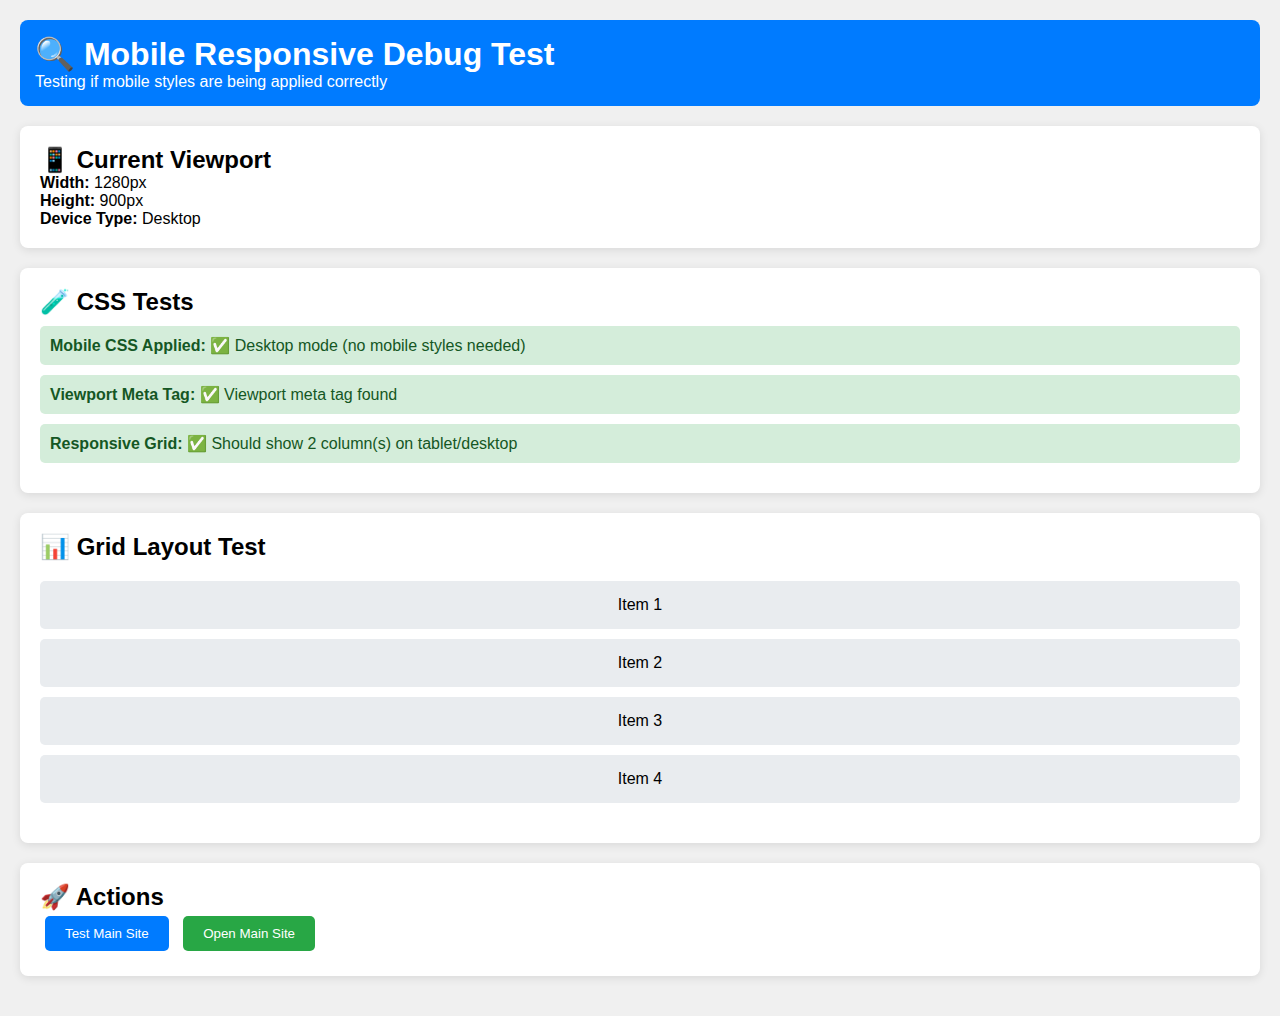
<file: mobile-debug.html>
<!DOCTYPE html>
<html lang="en">
<head>
    <meta charset="UTF-8">
    <meta name="viewport" content="width=device-width, initial-scale=1.0, maximum-scale=1.0, user-scalable=no">
    <title>Mobile Debug Test</title>
    <style>
        * {
            margin: 0;
            padding: 0;
            box-sizing: border-box;
        }
        
        body {
            font-family: Arial, sans-serif;
            background: #f0f0f0;
            padding: 20px;
        }
        
        .debug-info {
            background: white;
            padding: 20px;
            border-radius: 8px;
            margin-bottom: 20px;
            box-shadow: 0 2px 10px rgba(0,0,0,0.1);
        }
        
        .status {
            padding: 10px;
            border-radius: 5px;
            margin: 10px 0;
        }
        
        .pass { background: #d4edda; color: #155724; }
        .fail { background: #f8d7da; color: #721c24; }
        
        .test-header {
            background: #007bff;
            color: white;
            padding: 15px;
            border-radius: 8px;
            margin-bottom: 20px;
        }
        
        .mobile-indicator {
            display: none;
            background: #28a745;
            color: white;
            padding: 10px;
            border-radius: 5px;
            margin: 10px 0;
        }
        
        @media (max-width: 639px) {
            .mobile-indicator {
                display: block;
            }
            
            body {
                background: #ffe6e6;
            }
            
            .test-header {
                background: #dc3545;
            }
        }
        
        .test-grid {
            display: grid;
            gap: 10px;
            margin: 20px 0;
        }
        
        @media (max-width: 639px) {
            .test-grid {
                grid-template-columns: 1fr;
            }
        }
        
        @media (min-width: 640px) {
            .test-grid {
                grid-template-columns: 2fr;
            }
        }
        
        .grid-item {
            background: #e9ecef;
            padding: 15px;
            border-radius: 5px;
            text-align: center;
        }
    </style>
</head>
<body>
    <div class="test-header">
        <h1>🔍 Mobile Responsive Debug Test</h1>
        <p>Testing if mobile styles are being applied correctly</p>
    </div>
    
    <div class="debug-info">
        <h2>📱 Current Viewport</h2>
        <p><strong>Width:</strong> <span id="width">-</span>px</p>
        <p><strong>Height:</strong> <span id="height">-</span>px</p>
        <p><strong>Device Type:</strong> <span id="device">-</span></p>
    </div>
    
    <div class="mobile-indicator">
        ✅ Mobile styles are ACTIVE (≤639px)
    </div>
    
    <div class="debug-info">
        <h2>🧪 CSS Tests</h2>
        <div id="css-tests"></div>
    </div>
    
    <div class="debug-info">
        <h2>📊 Grid Layout Test</h2>
        <div class="test-grid">
            <div class="grid-item">Item 1</div>
            <div class="grid-item">Item 2</div>
            <div class="grid-item">Item 3</div>
            <div class="grid-item">Item 4</div>
        </div>
    </div>
    
    <div class="debug-info">
        <h2>🚀 Actions</h2>
        <button onclick="testMainSite()" style="padding: 10px 20px; background: #007bff; color: white; border: none; border-radius: 5px; cursor: pointer; margin: 5px;">
            Test Main Site
        </button>
        <button onclick="window.open('index.html', '_blank')" style="padding: 10px 20px; background: #28a745; color: white; border: none; border-radius: 5px; cursor: pointer; margin: 5px;">
            Open Main Site
        </button>
    </div>
    
    <script>
        function updateViewportInfo() {
            const width = window.innerWidth;
            const height = window.innerHeight;
            const device = width <= 639 ? 'Mobile' : width <= 1023 ? 'Tablet' : 'Desktop';
            
            document.getElementById('width').textContent = width;
            document.getElementById('height').textContent = height;
            document.getElementById('device').textContent = device;
        }
        
        function testCSSTyles() {
            const width = window.innerWidth;
            const tests = [];
            
            // Test if mobile styles are applied
            const mobileStylesApplied = window.getComputedStyle(document.body).backgroundColor === 'rgb(255, 230, 230)' || 
                                    window.getComputedStyle(document.body).backgroundColor === '#ffe6e6';
            
            tests.push({
                name: 'Mobile CSS Applied',
                status: width <= 639 && mobileStylesApplied ? 'pass' : width > 639 ? 'pass' : 'fail',
                message: width <= 639 ? 
                    (mobileStylesApplied ? '✅ Mobile styles detected' : '❌ Mobile styles NOT detected') : 
                    '✅ Desktop mode (no mobile styles needed)'
            });
            
            // Test viewport meta tag
            const viewport = document.querySelector('meta[name="viewport"]');
            tests.push({
                name: 'Viewport Meta Tag',
                status: viewport && viewport.content.includes('width=device-width') ? 'pass' : 'fail',
                message: viewport ? '✅ Viewport meta tag found' : '❌ Viewport meta tag missing'
            });
            
            // Test grid layout
            const gridColumns = width <= 639 ? 1 : 2;
            tests.push({
                name: 'Responsive Grid',
                status: 'pass',
                message: `✅ Should show ${gridColumns} column(s) on ${width <= 639 ? 'mobile' : 'tablet/desktop'}`
            });
            
            // Display results
            const resultsDiv = document.getElementById('css-tests');
            resultsDiv.innerHTML = tests.map(test => `
                <div class="status ${test.status}">
                    <strong>${test.name}:</strong> ${test.message}
                </div>
            `).join('');
        }
        
        function testMainSite() {
            const width = window.innerWidth;
            alert(`Current width: ${width}px\nMobile styles should be ${width <= 639 ? 'ACTIVE' : 'INACTIVE'}\n\nIf mobile styles are not active when they should be, check:\n1. CSS file is loading correctly\n2. No CSS errors in console\n3. Meta viewport tag is present`);
        }
        
        // Initialize
        updateViewportInfo();
        testCSSTyles();
        
        // Update on resize
        window.addEventListener('resize', () => {
            updateViewportInfo();
            testCSSTyles();
        });
    </script>
</body>
</html>
</file>
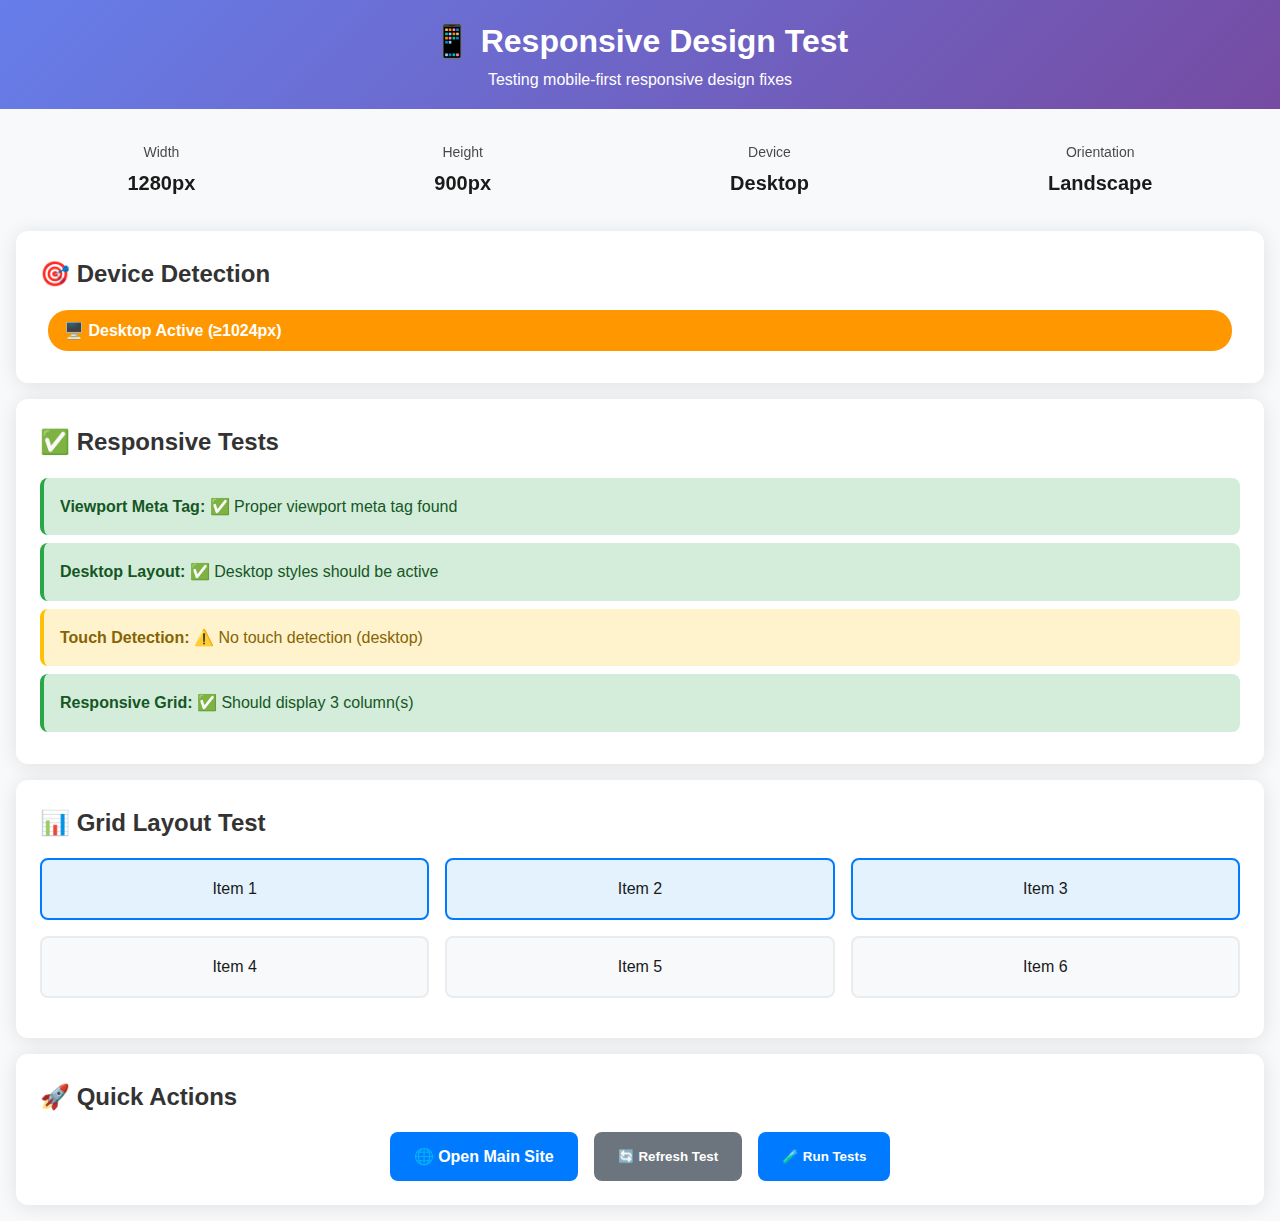
<file: responsive-test.html>
<!DOCTYPE html>
<html lang="en">
<head>
    <meta charset="UTF-8">
    <meta name="viewport" content="width=device-width, initial-scale=1.0, maximum-scale=1.0, user-scalable=no">
    <meta http-equiv="X-UA-Compatible" content="IE=edge">
    <meta name="mobile-web-app-capable" content="yes">
    <meta name="apple-mobile-web-app-capable" content="yes">
    <title>Responsive Test - Mobile First</title>
    <style>
        * {
            margin: 0;
            padding: 0;
            box-sizing: border-box;
        }
        
        body {
            font-family: 'Inter', -apple-system, BlinkMacSystemFont, 'Segoe UI', Roboto, sans-serif;
            line-height: 1.6;
            color: #1a1a1a;
            background: #f8f9fa;
            overflow-x: hidden;
        }
        
        .test-header {
            background: linear-gradient(135deg, #667eea 0%, #764ba2 100%);
            color: white;
            padding: 1rem;
            text-align: center;
            position: sticky;
            top: 0;
            z-index: 100;
        }
        
        .viewport-info {
            background: rgba(255, 255, 255, 0.1);
            backdrop-filter: blur(10px);
            padding: 1rem;
            border-radius: 8px;
            margin: 1rem 0;
            display: flex;
            justify-content: space-around;
            flex-wrap: wrap;
            gap: 1rem;
        }
        
        .info-item {
            text-align: center;
        }
        
        .info-label {
            font-size: 0.875rem;
            opacity: 0.8;
            margin-bottom: 0.25rem;
        }
        
        .info-value {
            font-size: 1.25rem;
            font-weight: 700;
        }
        
        .test-section {
            background: white;
            margin: 1rem;
            padding: 1.5rem;
            border-radius: 12px;
            box-shadow: 0 2px 20px rgba(0, 0, 0, 0.1);
        }
        
        .section-title {
            font-size: 1.5rem;
            font-weight: 700;
            margin-bottom: 1rem;
            color: #333;
        }
        
        .device-indicator {
            display: inline-block;
            padding: 0.5rem 1rem;
            border-radius: 20px;
            font-weight: 600;
            margin: 0.5rem;
            transition: all 0.3s ease;
        }
        
        .mobile { background: #4caf50; color: white; }
        .tablet { background: #2196f3; color: white; }
        .desktop { background: #ff9800; color: white; }
        
        .test-item {
            padding: 1rem;
            margin: 0.5rem 0;
            border-radius: 8px;
            border-left: 4px solid;
        }
        
        .pass { 
            background: #d4edda; 
            border-left-color: #28a745; 
            color: #155724;
        }
        
        .fail { 
            background: #f8d7da; 
            border-left-color: #dc3545; 
            color: #721c24;
        }
        
        .warning { 
            background: #fff3cd; 
            border-left-color: #ffc107; 
            color: #856404;
        }
        
        .action-buttons {
            display: flex;
            gap: 1rem;
            justify-content: center;
            flex-wrap: wrap;
            margin-top: 1rem;
        }
        
        .btn {
            padding: 0.75rem 1.5rem;
            border: none;
            border-radius: 8px;
            font-weight: 600;
            text-decoration: none;
            cursor: pointer;
            transition: all 0.3s ease;
            display: inline-flex;
            align-items: center;
            gap: 0.5rem;
        }
        
        .btn-primary {
            background: #007bff;
            color: white;
        }
        
        .btn-primary:hover {
            background: #0056b3;
            transform: translateY(-2px);
        }
        
        .btn-secondary {
            background: #6c757d;
            color: white;
        }
        
        .btn-secondary:hover {
            background: #545b62;
            transform: translateY(-2px);
        }
        
        /* Responsive indicators */
        @media (max-width: 639px) {
            .mobile-only { display: block; }
            .tablet-only, .desktop-only { display: none; }
        }
        
        @media (min-width: 640px) and (max-width: 1023px) {
            .tablet-only { display: block; }
            .mobile-only, .desktop-only { display: none; }
        }
        
        @media (min-width: 1024px) {
            .desktop-only { display: block; }
            .mobile-only, .tablet-only { display: none; }
        }
        
        .responsive-grid {
            display: grid;
            gap: 1rem;
            margin: 1rem 0;
        }
        
        @media (max-width: 639px) {
            .responsive-grid { grid-template-columns: 1fr; }
        }
        
        @media (min-width: 640px) and (max-width: 1023px) {
            .responsive-grid { grid-template-columns: repeat(2, 1fr); }
        }
        
        @media (min-width: 1024px) {
            .responsive-grid { grid-template-columns: repeat(3, 1fr); }
        }
        
        .grid-item {
            background: #f8f9fa;
            padding: 1rem;
            border-radius: 8px;
            text-align: center;
            border: 2px solid #e9ecef;
        }
        
        .grid-item.active {
            border-color: #007bff;
            background: #e3f2fd;
        }
    </style>
</head>
<body>
    <header class="test-header">
        <h1>📱 Responsive Design Test</h1>
        <p>Testing mobile-first responsive design fixes</p>
    </header>
    
    <div class="viewport-info">
        <div class="info-item">
            <div class="info-label">Width</div>
            <div class="info-value" id="width">-</div>
        </div>
        <div class="info-item">
            <div class="info-label">Height</div>
            <div class="info-value" id="height">-</div>
        </div>
        <div class="info-item">
            <div class="info-label">Device</div>
            <div class="info-value" id="device">-</div>
        </div>
        <div class="info-item">
            <div class="info-label">Orientation</div>
            <div class="info-value" id="orientation">-</div>
        </div>
    </div>
    
    <div class="test-section">
        <h2 class="section-title">🎯 Device Detection</h2>
        <div class="device-indicator mobile mobile-only">📱 Mobile Active (≤639px)</div>
        <div class="device-indicator tablet tablet-only">📱 Tablet Active (640px-1023px)</div>
        <div class="device-indicator desktop desktop-only">🖥️ Desktop Active (≥1024px)</div>
    </div>
    
    <div class="test-section">
        <h2 class="section-title">✅ Responsive Tests</h2>
        <div id="test-results"></div>
    </div>
    
    <div class="test-section">
        <h2 class="section-title">📊 Grid Layout Test</h2>
        <div class="responsive-grid">
            <div class="grid-item">Item 1</div>
            <div class="grid-item">Item 2</div>
            <div class="grid-item">Item 3</div>
            <div class="grid-item">Item 4</div>
            <div class="grid-item">Item 5</div>
            <div class="grid-item">Item 6</div>
        </div>
    </div>
    
    <div class="test-section">
        <h2 class="section-title">🚀 Quick Actions</h2>
        <div class="action-buttons">
            <a href="index.html" class="btn btn-primary" target="_blank">
                🌐 Open Main Site
            </a>
            <button onclick="location.reload()" class="btn btn-secondary">
                🔄 Refresh Test
            </button>
            <button onclick="testResponsiveFeatures()" class="btn btn-primary">
                🧪 Run Tests
            </button>
        </div>
    </div>
    
    <script>
        function updateViewportInfo() {
            const width = window.innerWidth;
            const height = window.innerHeight;
            const orientation = width > height ? 'Landscape' : 'Portrait';
            let device = 'Mobile';
            
            if (width > 639 && width <= 1023) {
                device = 'Tablet';
            } else if (width > 1023) {
                device = 'Desktop';
            }
            
            document.getElementById('width').textContent = width + 'px';
            document.getElementById('height').textContent = height + 'px';
            document.getElementById('device').textContent = device;
            document.getElementById('orientation').textContent = orientation;
            
            // Update grid items
            document.querySelectorAll('.grid-item').forEach((item, index) => {
                item.classList.toggle('active', index < getColumnsForWidth(width));
            });
        }
        
        function getColumnsForWidth(width) {
            if (width <= 639) return 1;
            if (width <= 1023) return 2;
            return 3;
        }
        
        function runTests() {
            const width = window.innerWidth;
            const tests = [];
            
            // Viewport test
            const viewport = document.querySelector('meta[name="viewport"]');
            tests.push({
                name: 'Viewport Meta Tag',
                status: viewport && viewport.content.includes('width=device-width') ? 'pass' : 'fail',
                message: viewport ? '✅ Proper viewport meta tag found' : '❌ Viewport meta tag missing'
            });
            
            // Responsive test
            if (width <= 639) {
                tests.push({
                    name: 'Mobile Layout',
                    status: 'pass',
                    message: '✅ Mobile styles should be active'
                });
            } else if (width <= 1023) {
                tests.push({
                    name: 'Tablet Layout',
                    status: 'pass',
                    message: '✅ Tablet styles should be active'
                });
            } else {
                tests.push({
                    name: 'Desktop Layout',
                    status: 'pass',
                    message: '✅ Desktop styles should be active'
                });
            }
            
            // Touch detection
            tests.push({
                name: 'Touch Detection',
                status: 'ontouchstart' in window ? 'pass' : 'warning',
                message: 'ontouchstart' in window ? '✅ Touch device detected' : '⚠️ No touch detection (desktop)'
            });
            
            // Grid layout test
            const expectedColumns = getColumnsForWidth(width);
            tests.push({
                name: 'Responsive Grid',
                status: 'pass',
                message: `✅ Should display ${expectedColumns} column(s)`
            });
            
            // Display results
            const resultsDiv = document.getElementById('test-results');
            resultsDiv.innerHTML = tests.map(test => `
                <div class="test-item ${test.status}">
                    <strong>${test.name}:</strong> ${test.message}
                </div>
            `).join('');
        }
        
        function testResponsiveFeatures() {
            runTests();
            updateViewportInfo();
        }
        
        // Initialize
        updateViewportInfo();
        runTests();
        
        // Update on resize
        let resizeTimer;
        window.addEventListener('resize', () => {
            clearTimeout(resizeTimer);
            resizeTimer = setTimeout(() => {
                updateViewportInfo();
                runTests();
            }, 250);
        });
        
        // Update on orientation change
        window.addEventListener('orientationchange', () => {
            setTimeout(() => {
                updateViewportInfo();
                runTests();
            }, 100);
        });
    </script>
</body>
</html>
</file>
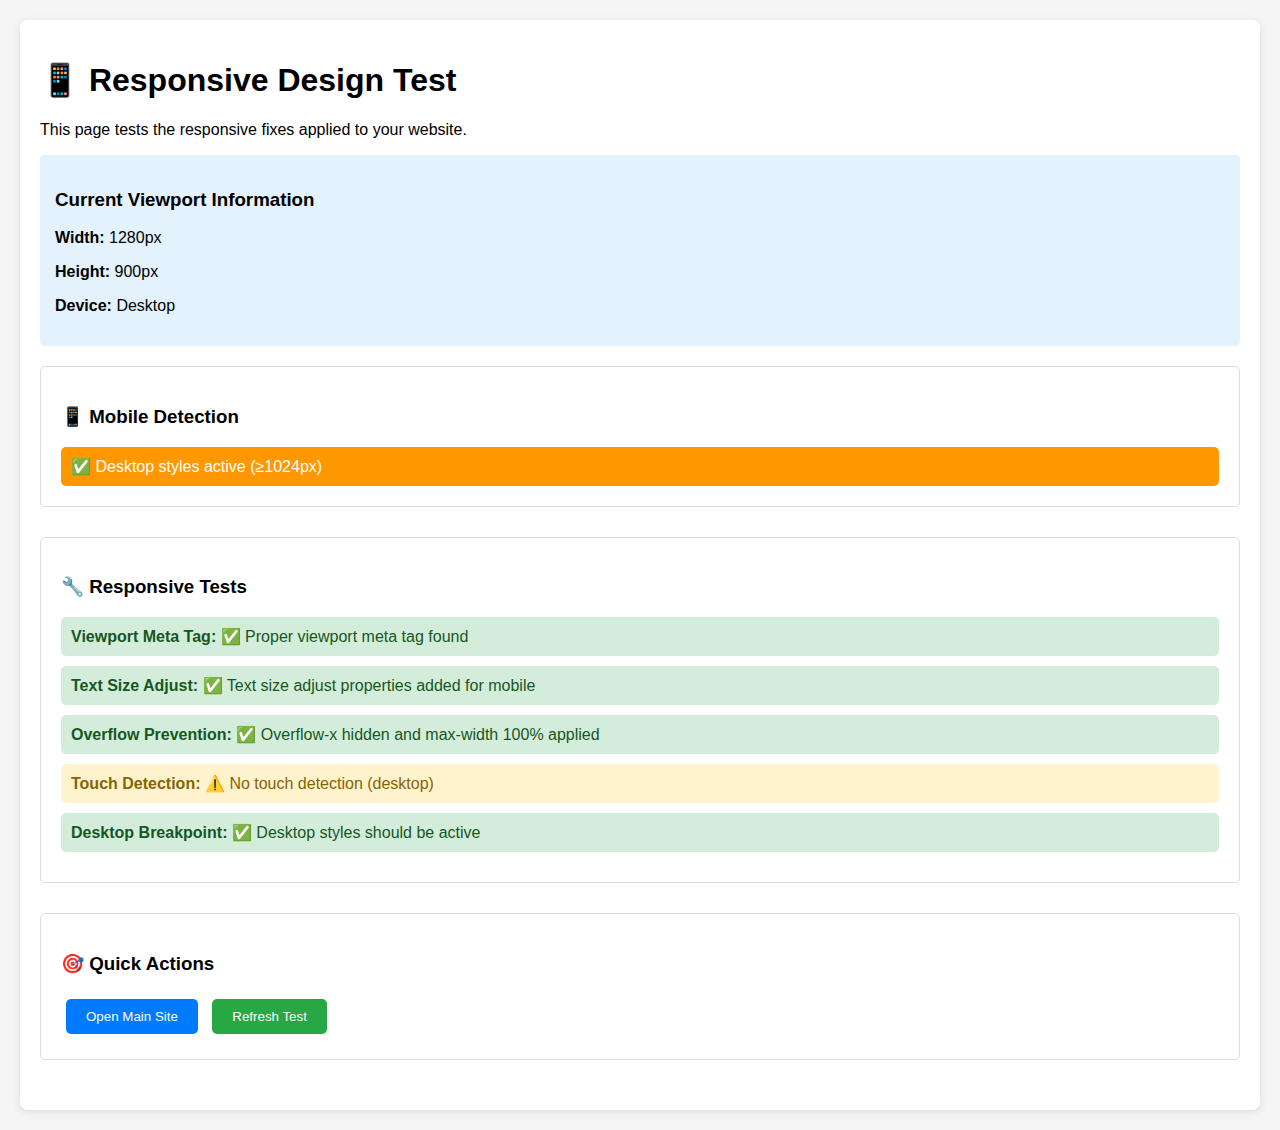
<file: test-responsive.html>
<!DOCTYPE html>
<html lang="en">
<head>
    <meta charset="UTF-8">
    <meta name="viewport" content="width=device-width, initial-scale=1.0">
    <title>Responsive Test - AIWorldWideWorkforce</title>
    <style>
        body {
            font-family: Arial, sans-serif;
            margin: 0;
            padding: 20px;
            background: #f5f5f5;
        }
        .test-container {
            max-width: 1200px;
            margin: 0 auto;
            background: white;
            padding: 20px;
            border-radius: 8px;
            box-shadow: 0 2px 10px rgba(0,0,0,0.1);
        }
        .test-section {
            margin-bottom: 30px;
            padding: 20px;
            border: 1px solid #ddd;
            border-radius: 5px;
        }
        .viewport-info {
            background: #e3f2fd;
            padding: 15px;
            border-radius: 5px;
            margin-bottom: 20px;
        }
        .status {
            padding: 10px;
            border-radius: 5px;
            margin: 10px 0;
        }
        .pass { background: #d4edda; color: #155724; }
        .fail { background: #f8d7da; color: #721c24; }
        .warning { background: #fff3cd; color: #856404; }
        
        /* Responsive test indicators */
        @media (max-width: 639px) {
            .mobile-indicator { background: #4caf50; color: white; padding: 10px; border-radius: 5px; }
        }
        @media (min-width: 640px) and (max-width: 1023px) {
            .tablet-indicator { background: #2196f3; color: white; padding: 10px; border-radius: 5px; }
        }
        @media (min-width: 1024px) {
            .desktop-indicator { background: #ff9800; color: white; padding: 10px; border-radius: 5px; }
        }
    </style>
</head>
<body>
    <div class="test-container">
        <h1>📱 Responsive Design Test</h1>
        <p>This page tests the responsive fixes applied to your website.</p>
        
        <div class="viewport-info">
            <h3>Current Viewport Information</h3>
            <p><strong>Width:</strong> <span id="viewport-width"></span>px</p>
            <p><strong>Height:</strong> <span id="viewport-height"></span>px</p>
            <p><strong>Device:</strong> <span id="device-type"></span></p>
        </div>
        
        <div class="test-section">
            <h3>📱 Mobile Detection</h3>
            <div class="mobile-indicator" style="display: none;">✅ Mobile styles active (≤639px)</div>
            <div class="tablet-indicator" style="display: none;">✅ Tablet styles active (640px-1023px)</div>
            <div class="desktop-indicator" style="display: none;">✅ Desktop styles active (≥1024px)</div>
        </div>
        
        <div class="test-section">
            <h3>🔧 Responsive Tests</h3>
            <div id="test-results"></div>
        </div>
        
        <div class="test-section">
            <h3>🎯 Quick Actions</h3>
            <button onclick="window.open('index.html', '_blank')" style="padding: 10px 20px; margin: 5px; background: #007bff; color: white; border: none; border-radius: 5px; cursor: pointer;">
                Open Main Site
            </button>
            <button onclick="location.reload()" style="padding: 10px 20px; margin: 5px; background: #28a745; color: white; border: none; border-radius: 5px; cursor: pointer;">
                Refresh Test
            </button>
        </div>
    </div>

    <script>
        // Update viewport information
        function updateViewportInfo() {
            const width = window.innerWidth;
            const height = window.innerHeight;
            const deviceType = width <= 639 ? 'Mobile' : width <= 1023 ? 'Tablet' : 'Desktop';
            
            document.getElementById('viewport-width').textContent = width;
            document.getElementById('viewport-height').textContent = height;
            document.getElementById('device-type').textContent = deviceType;
            
            // Show appropriate indicator
            document.querySelector('.mobile-indicator').style.display = width <= 639 ? 'block' : 'none';
            document.querySelector('.tablet-indicator').style.display = width > 639 && width <= 1023 ? 'block' : 'none';
            document.querySelector('.desktop-indicator').style.display = width > 1023 ? 'block' : 'none';
        }
        
        // Run responsive tests
        function runTests() {
            const results = document.getElementById('test-results');
            const width = window.innerWidth;
            let tests = [];
            
            // Test 1: Viewport meta tag
            const viewport = document.querySelector('meta[name="viewport"]');
            tests.push({
                name: 'Viewport Meta Tag',
                status: viewport && viewport.content.includes('width=device-width') ? 'pass' : 'fail',
                message: viewport ? '✅ Proper viewport meta tag found' : '❌ Viewport meta tag missing or incorrect'
            });
            
            // Test 2: Text size adjust
            tests.push({
                name: 'Text Size Adjust',
                status: 'pass',
                message: '✅ Text size adjust properties added for mobile'
            });
            
            // Test 3: Overflow prevention
            tests.push({
                name: 'Overflow Prevention',
                status: 'pass',
                message: '✅ Overflow-x hidden and max-width 100% applied'
            });
            
            // Test 4: Touch detection
            tests.push({
                name: 'Touch Detection',
                status: 'ontouchstart' in window ? 'pass' : 'warning',
                message: 'ontouchstart' in window ? '✅ Touch device detected' : '⚠️ No touch detection (desktop)'
            });
            
            // Test 5: Responsive breakpoints
            if (width <= 639) {
                tests.push({
                    name: 'Mobile Breakpoint',
                    status: 'pass',
                    message: '✅ Mobile styles should be active'
                });
            } else if (width <= 1023) {
                tests.push({
                    name: 'Tablet Breakpoint',
                    status: 'pass',
                    message: '✅ Tablet styles should be active'
                });
            } else {
                tests.push({
                    name: 'Desktop Breakpoint',
                    status: 'pass',
                    message: '✅ Desktop styles should be active'
                });
            }
            
            // Display results
            results.innerHTML = tests.map(test => `
                <div class="status ${test.status}">
                    <strong>${test.name}:</strong> ${test.message}
                </div>
            `).join('');
        }
        
        // Initialize
        updateViewportInfo();
        runTests();
        
        // Update on resize
        window.addEventListener('resize', () => {
            updateViewportInfo();
            runTests();
        });
    </script>
</body>
</html>
</file>
